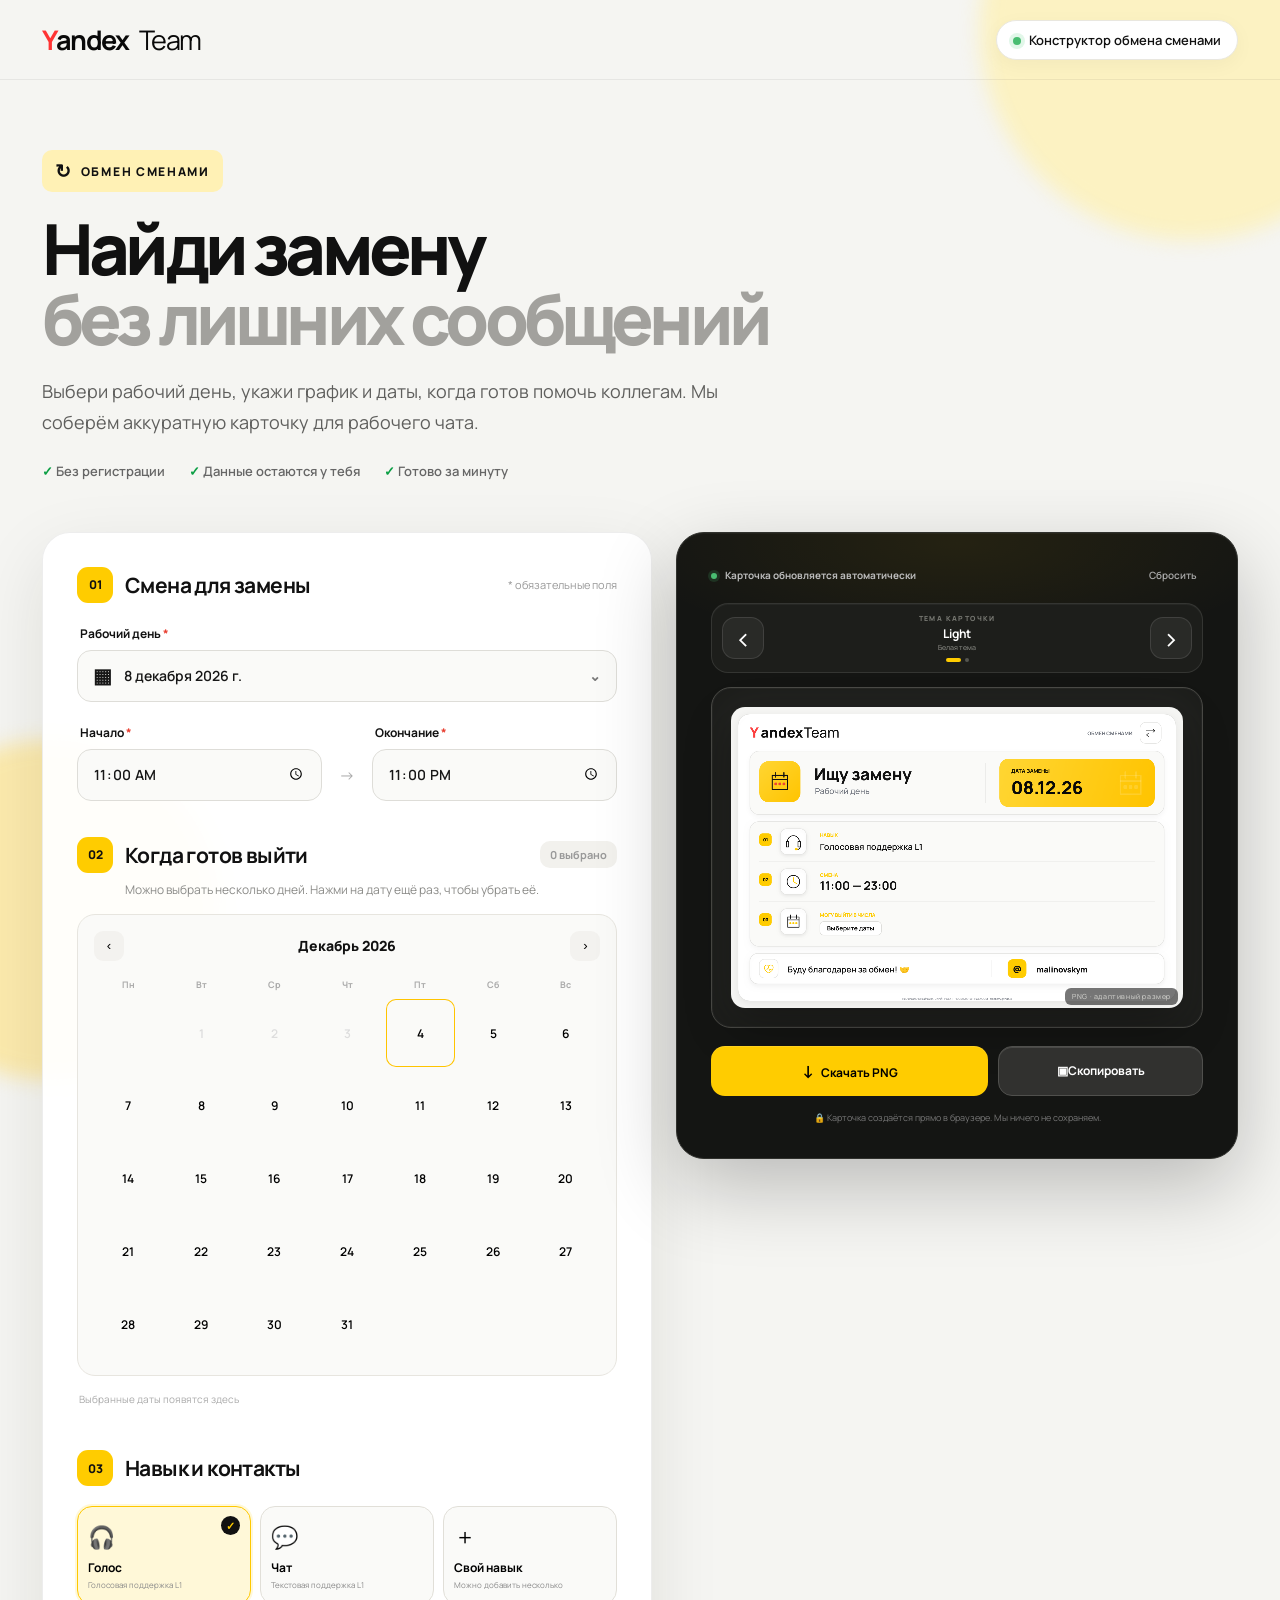
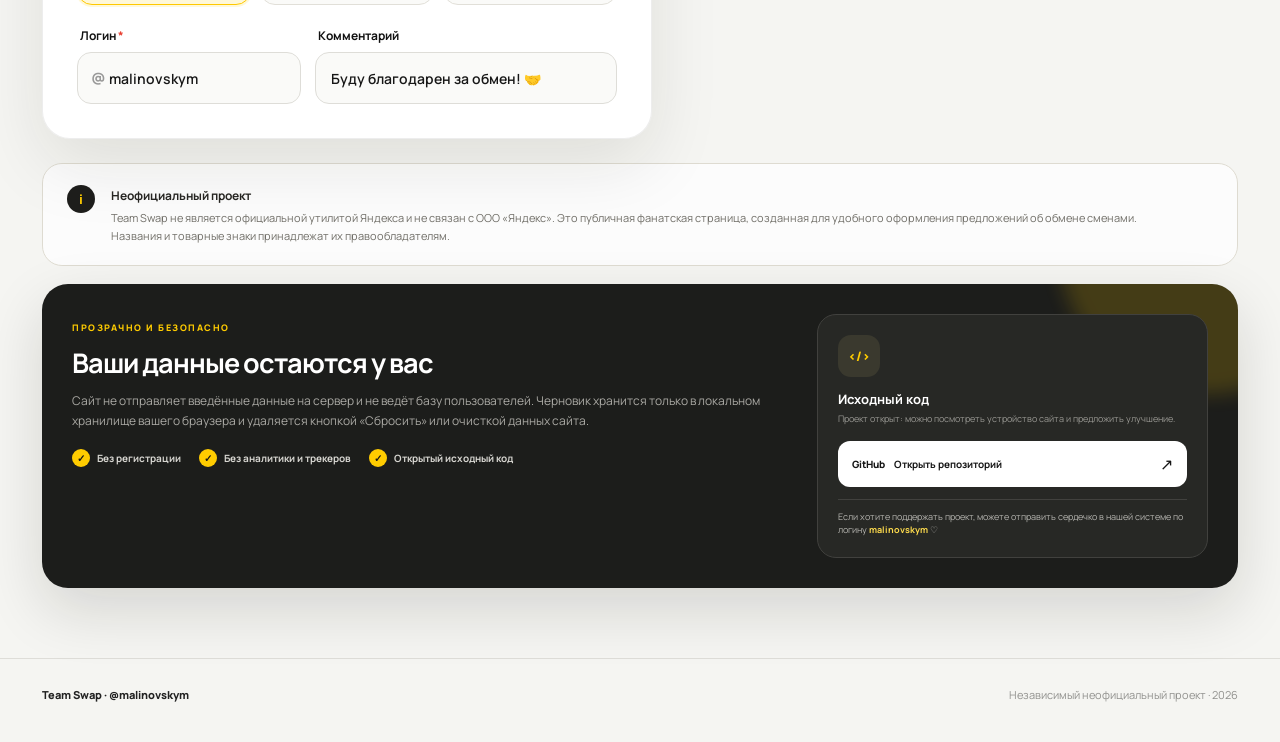
<file: index.html>
<!doctype html>
<html lang="ru">
<head>
  <meta charset="UTF-8">
  <meta name="viewport" content="width=device-width, initial-scale=1.0">
  <meta name="theme-color" content="#ffcc00">
  <meta name="description" content="Конструктор карточек для обмена сменами команды поддержки">
  <title>Team Swap — обмен сменами</title>
  <link rel="preconnect" href="https://fonts.googleapis.com">
  <link rel="preconnect" href="https://fonts.gstatic.com" crossorigin>
  <link href="https://fonts.googleapis.com/css2?family=Manrope:wght@400;500;600;700;800&display=swap" rel="stylesheet">
  <link rel="stylesheet" href="styles.css?v=20260813-14">
</head>
<body>
  <div class="ambient ambient-one"></div><div class="ambient ambient-two"></div>
  <header class="topbar">
    <a class="brand" href="#" aria-label="Team Swap — на главную"><span class="brand-y">Y</span><span>andex</span><span class="brand-light">Team</span></a>
    <div class="header-chip"><span class="status-dot"></span>Конструктор обмена сменами</div>
  </header>

  <main class="page-shell">
    <section class="intro">
      <div class="eyebrow"><span>↻</span> ОБМЕН СМЕНАМИ</div>
      <h1>Найди замену<br><span>без лишних сообщений</span></h1>
      <p>Выбери рабочий день, укажи график и даты, когда готов помочь коллегам. Мы соберём аккуратную карточку для рабочего чата.</p>
      <div class="trust-row"><span>✓ Без регистрации</span><span>✓ Данные остаются у тебя</span><span>✓ Готово за минуту</span></div>
    </section>

    <section class="workspace">
      <form class="form-card" id="swapForm" autocomplete="off">
        <div class="section-head"><div><span class="step">01</span><h2>Смена для замены</h2></div><span class="required-note">* обязательные поля</span></div>
        <div class="field">
          <label>Рабочий день <b>*</b></label>
          <button class="date-input" type="button" id="replaceDateButton"><span class="mini-icon">▦</span><span id="replaceDateText">Выберите дату</span><span class="chevron">⌄</span></button>
          <div class="calendar-popover" id="replaceCalendar" hidden></div>
        </div>
        <div class="field-row">
          <div class="field"><label for="startTime">Начало <b>*</b></label><input type="time" id="startTime" value="11:00" required></div>
          <div class="time-divider">→</div>
          <div class="field"><label for="endTime">Окончание <b>*</b></label><input type="time" id="endTime" value="23:00" required></div>
        </div>

        <div class="section-head spaced"><div><span class="step">02</span><h2>Когда готов выйти</h2></div><span class="counter" id="dateCounter">0 выбрано</span></div>
        <p class="section-copy">Можно выбрать несколько дней. Нажми на дату ещё раз, чтобы убрать её.</p>
        <div class="inline-calendar" id="availableCalendar"></div>
        <div class="selected-date-list" id="selectedDateList" aria-live="polite"></div>

        <div class="section-head spaced"><div><span class="step">03</span><h2>Навык и контакты</h2></div></div>
        <div class="skill-options" id="skillOptions">
          <button type="button" class="skill-option active" data-skill="Голосовая поддержка L1"><span>🎧</span><b>Голос</b><small>Голосовая поддержка L1</small></button>
          <button type="button" class="skill-option" data-skill="Поддержка в чате L1"><span>💬</span><b>Чат</b><small>Текстовая поддержка L1</small></button>
          <button type="button" class="skill-option" id="customSkillButton"><span>＋</span><b>Свой навык</b><small>Можно добавить несколько</small></button>
        </div>
        <div class="field custom-skill-wrap" id="customSkillWrap" hidden>
          <label for="customSkill">Добавить свой навык</label>
          <div class="custom-skill-entry"><input id="customSkill" maxlength="36" placeholder="Например, Биллинг L2"><button id="addCustomSkill" type="button">Добавить</button></div>
          <div class="custom-skill-list" id="customSkillList"></div>
        </div>
        <div class="field-row two-cols">
          <div class="field"><label for="username">Логин <b>*</b></label><div class="input-prefix"><span>@</span><input id="username" value="malinovskym" maxlength="24" required></div></div>
          <div class="field"><label for="note">Комментарий</label><input id="note" value="Буду благодарен за обмен! 🤝" maxlength="52"></div>
        </div>
      </form>

      <aside class="preview-panel">
        <div class="preview-head"><div><span class="live-dot"></span><b>Карточка обновляется автоматически</b></div><button id="resetButton" class="text-button" type="button">Сбросить</button></div>
        <div class="style-switcher" aria-label="Стиль карточки">
          <button class="style-arrow" id="previousStyle" type="button" aria-label="Предыдущий стиль">‹</button>
          <div class="style-info"><span>ТЕМА КАРТОЧКИ</span><strong id="styleName">Light</strong><small id="styleDescription">Белая тема</small><div class="style-dots" id="styleDots" aria-hidden="true"></div></div>
          <button class="style-arrow" id="nextStyle" type="button" aria-label="Следующий стиль">›</button>
        </div>
        <div class="card-stage"><canvas id="cardCanvas" width="1200" height="760" aria-label="Предпросмотр карточки обмена сменой"></canvas></div>
        <div class="actions">
          <button class="primary-button" id="downloadButton" type="button"><span>↓</span>Скачать PNG</button>
          <button class="secondary-button" id="copyButton" type="button"><span>▣</span>Скопировать</button>
        </div>
        <p class="privacy">🔒 Карточка создаётся прямо в браузере. Мы ничего не сохраняем.</p>
      </aside>
    </section>

    <section class="disclaimer" aria-label="Правовая информация">
      <span class="disclaimer-mark">i</span>
      <div>
        <strong>Неофициальный проект</strong>
        <p>Team Swap не является официальной утилитой Яндекса и не связан с ООО «Яндекс». Это публичная фанатская страница, созданная для удобного оформления предложений об обмене сменами. Названия и товарные знаки принадлежат их правообладателям.</p>
      </div>
    </section>

    <section class="trust-panel" aria-label="Безопасность и исходный код">
      <div class="trust-copy">
        <span class="trust-kicker">ПРОЗРАЧНО И БЕЗОПАСНО</span>
        <h2>Ваши данные остаются у вас</h2>
        <p>Сайт не отправляет введённые данные на сервер и не ведёт базу пользователей. Черновик хранится только в локальном хранилище вашего браузера и удаляется кнопкой «Сбросить» или очисткой данных сайта.</p>
        <div class="security-points">
          <span><i>✓</i> Без регистрации</span>
          <span><i>✓</i> Без аналитики и трекеров</span>
          <span><i>✓</i> Открытый исходный код</span>
        </div>
      </div>
      <div class="support-card">
        <span class="support-code">&lt;/&gt;</span>
        <div><strong>Исходный код</strong><p>Проект открыт: можно посмотреть устройство сайта и предложить улучшение.</p></div>
        <a class="github-button" href="https://github.com/BredBerry/bredberry.github.io" target="_blank" rel="noopener noreferrer" aria-label="Открыть репозиторий Team Swap на GitHub"><span>GitHub</span><b>Открыть репозиторий</b><i>↗</i></a>
        <p class="heart-note">Если хотите поддержать проект, можете отправить сердечко в нашей системе по логину <b>malinovskym</b> ♡</p>
      </div>
    </section>
  </main>
  <div class="toast" id="toast" role="status" aria-live="polite"></div>
  <footer><span>Team Swap · @malinovskym</span><span>Независимый неофициальный проект · 2026</span></footer>
  <script src="app.js?v=20260815-local1"></script>
</body>
</html>
</file>
<file: styles.css>
:root{--yellow:#ffcc00;--yellow-deep:#ffb800;--ink:#111;--muted:#6f6f6f;--line:#e8e6df;--paper:#fff;--bg:#f5f5f2;--shadow:0 24px 70px rgba(33,28,8,.1)}
*{box-sizing:border-box}html{scroll-behavior:smooth}body{margin:0;background:var(--bg);color:var(--ink);font-family:Manrope,Arial,sans-serif;min-height:100vh;overflow-x:hidden}.ambient{position:fixed;border-radius:50%;filter:blur(10px);z-index:-1;opacity:.65}.ambient-one{width:420px;height:420px;background:#fff0a8;top:-180px;right:-120px}.ambient-two{width:340px;height:340px;background:#ffe488;bottom:-180px;left:-120px}.topbar{height:80px;display:flex;align-items:center;justify-content:space-between;max-width:1440px;margin:auto;padding:0 42px;border-bottom:1px solid rgba(0,0,0,.06)}.brand{font-size:27px;font-weight:700;letter-spacing:-1.4px;color:#090909;text-decoration:none}.brand-y{color:#f33}.brand-light{font-weight:400;margin-left:10px}.header-chip{font-size:13px;font-weight:600;background:white;border:1px solid #e9e7df;border-radius:30px;padding:10px 16px;box-shadow:0 5px 20px rgba(0,0,0,.04)}.status-dot,.live-dot{display:inline-block;width:8px;height:8px;border-radius:50%;background:#49bd71;margin-right:8px;box-shadow:0 0 0 4px #e2f7e9}.page-shell{max-width:1440px;margin:auto;padding:70px 42px 50px}.intro{max-width:850px;margin-bottom:52px}.eyebrow{display:inline-flex;gap:8px;align-items:center;font-size:12px;font-weight:800;letter-spacing:1.7px;background:#fff1b5;padding:8px 13px;border-radius:10px}.eyebrow span{font-size:19px}.intro h1{font-size:clamp(44px,5.5vw,80px);line-height:.99;letter-spacing:-4.8px;margin:22px 0 23px;font-weight:800}.intro h1 span{color:#a2a19d}.intro p{font-size:18px;line-height:1.7;color:#5f5f5d;max-width:700px;margin:0}.trust-row{display:flex;gap:24px;margin-top:24px;color:#666;font-size:13px;font-weight:600}.trust-row span::first-letter{color:#0a9e43}.workspace{display:grid;grid-template-columns:minmax(520px,1fr) minmax(480px,.92fr);gap:24px;align-items:start}.form-card,.preview-panel{background:rgba(255,255,255,.94);border:1px solid rgba(0,0,0,.07);border-radius:28px;padding:34px;box-shadow:var(--shadow)}.section-head{display:flex;justify-content:space-between;align-items:center}.section-head>div{display:flex;align-items:center;gap:12px}.step{display:grid;place-items:center;width:36px;height:36px;background:var(--yellow);font-size:12px;font-weight:800;border-radius:11px}.section-head h2{font-size:21px;letter-spacing:-.6px;margin:0}.required-note,.counter{color:#999;font-size:11px}.counter{background:#f2f1ed;padding:6px 10px;border-radius:10px;font-weight:700}.spaced{margin-top:36px}.section-copy{font-size:12px;color:#8b8b88;margin:8px 0 16px 48px}.field{position:relative;margin-top:22px;min-width:0}.field label{font-size:12px;font-weight:700;display:block;margin:0 0 8px 3px}.field label b{color:#e83d2f}.date-input,input{width:100%;height:52px;border:1px solid #deddd8;background:#fafaf8;border-radius:14px;color:#171717;font:600 14px Manrope;padding:0 15px;outline:none;transition:.2s}.date-input{display:flex;align-items:center;gap:12px;cursor:pointer;text-align:left}.date-input:hover,input:hover{border-color:#c3c1b9}.date-input:focus,input:focus{border-color:#f2b900;box-shadow:0 0 0 3px rgba(255,204,0,.18)}.mini-icon{font-size:20px}.chevron{margin-left:auto;color:#777}.field-row{display:grid;grid-template-columns:1fr 30px 1fr;gap:10px;align-items:end}.two-cols{grid-template-columns:.85fr 1.15fr;gap:14px}.time-divider{height:52px;display:grid;place-items:center;color:#aaa}.calendar-popover{position:absolute;z-index:8;top:87px;left:0;width:310px;background:white;padding:16px;border-radius:18px;border:1px solid #e5e3dc;box-shadow:0 20px 50px rgba(0,0,0,.16)}.calendar-header{display:flex;justify-content:space-between;align-items:center;margin-bottom:13px}.calendar-title{font-size:14px;font-weight:800;text-transform:capitalize}.calendar-nav{border:0;background:#f3f2ef;width:30px;height:30px;border-radius:9px;cursor:pointer}.calendar-grid{display:grid;grid-template-columns:repeat(7,1fr);gap:4px}.weekday{text-align:center;color:#aaa;font-size:9px;font-weight:700;padding:4px}.day{aspect-ratio:1;border:0;border-radius:10px;background:transparent;font:600 11px Manrope;cursor:pointer}.day:hover{background:#fff0a8}.day.outside{color:#ccc}.day.today{box-shadow:inset 0 0 0 1px #ffc400}.day.selected{background:var(--yellow);color:#111;font-weight:800}.day.disabled{color:#ddd;cursor:not-allowed}.inline-calendar{background:#fafaf8;border:1px solid #e7e5df;border-radius:18px;padding:16px}.inline-calendar .day{font-size:12px}.skill-options{display:grid;grid-template-columns:repeat(3,1fr);gap:9px;margin-top:20px}.skill-option{border:1px solid #e1dfd8;background:#fafaf8;border-radius:15px;padding:14px 10px;text-align:left;cursor:pointer;font-family:inherit;transition:.2s}.skill-option:hover{transform:translateY(-2px);border-color:#c6c3b8}.skill-option.active{background:#fff8d8;border-color:#ffc800;box-shadow:0 0 0 2px rgba(255,204,0,.15)}.skill-option span{font-size:22px;display:block;margin-bottom:7px}.skill-option b,.skill-option small{display:block}.skill-option b{font-size:12px}.skill-option small{font-size:8px;color:#888;margin-top:3px}.custom-skill-wrap{margin-top:12px}.input-prefix{position:relative}.input-prefix span{position:absolute;left:14px;top:14px;color:#999;font-weight:700}.input-prefix input{padding-left:31px}.preview-panel{position:sticky;top:20px;background:#1b1b1b;color:white}.preview-head{display:flex;justify-content:space-between;align-items:center;font-size:10px;margin-bottom:20px;color:#bbb}.live-dot{width:6px;height:6px;box-shadow:0 0 0 3px rgba(73,189,113,.16)}.text-button{border:0;color:#aaa;background:transparent;font:600 10px Manrope;cursor:pointer}.text-button:hover{color:white}.card-stage{background:radial-gradient(circle at 50% 40%,#454542,#292927 65%);border:1px solid #4a4a46;border-radius:20px;padding:17px;box-shadow:inset 0 0 50px rgba(0,0,0,.3)}canvas{width:100%;height:auto;display:block;border-radius:14px;box-shadow:0 14px 35px rgba(0,0,0,.28)}.actions{display:grid;grid-template-columns:1.35fr 1fr;gap:10px;margin-top:18px}.actions button{height:50px;border-radius:14px;font:700 12px Manrope;cursor:pointer;transition:.2s}.actions button:hover{transform:translateY(-2px)}.primary-button{border:0;background:var(--yellow)}.primary-button span{font-size:17px;margin-right:7px}.secondary-button{background:#31312f;color:white;border:1px solid #50504d}.privacy{text-align:center;color:#777;font-size:9px;margin:15px 0 0}footer{max-width:1440px;margin:20px auto 0;padding:28px 42px 40px;border-top:1px solid #deddd8;display:flex;justify-content:space-between;color:#91918e;font-size:11px}footer span:first-child{color:#222;font-weight:800}.toast{position:fixed;z-index:20;left:50%;bottom:28px;transform:translate(-50%,100px);background:#171717;color:white;border-radius:12px;padding:12px 18px;font-size:12px;opacity:0;transition:.25s;box-shadow:0 12px 30px rgba(0,0,0,.25)}.toast.show{transform:translate(-50%,0);opacity:1}
@media(max-width:1000px){.workspace{grid-template-columns:1fr}.preview-panel{position:relative;top:auto}.page-shell{padding-top:48px}.intro h1{letter-spacing:-3px}}
@media(max-width:620px){.topbar{height:66px;padding:0 18px}.header-chip{display:none}.page-shell{padding:36px 14px}.intro{margin-bottom:32px}.intro h1{font-size:43px;letter-spacing:-2.8px}.intro p{font-size:15px}.trust-row{flex-direction:column;gap:7px}.form-card,.preview-panel{padding:19px;border-radius:21px}.required-note{display:none}.field-row.two-cols{grid-template-columns:1fr}.skill-options{grid-template-columns:1fr 1fr}.skill-option:last-child{grid-column:1/-1}.section-copy{margin-left:0}.calendar-popover{width:100%}.actions{grid-template-columns:1fr}footer{padding:24px 18px;flex-direction:column;gap:8px}}
@media(prefers-reduced-motion:reduce){*{scroll-behavior:auto!important;transition:none!important}}
.skill-option{position:relative}.skill-option.active:after{content:'✓';position:absolute;right:10px;top:9px;width:19px;height:19px;display:grid;place-items:center;border-radius:50%;background:#111;color:#ffcc00;font-size:11px;font-weight:900}.custom-skill-entry{display:grid;grid-template-columns:1fr auto;gap:8px}.custom-skill-entry button{border:0;border-radius:13px;padding:0 16px;background:#171717;color:#fff;font:700 11px Manrope;cursor:pointer}.custom-skill-list{display:flex;flex-wrap:wrap;gap:7px;margin-top:10px}.custom-skill-tag{border:1px solid #ffc400;background:#fff8d8;border-radius:20px;padding:7px 10px;font:700 10px Manrope;cursor:pointer}.custom-skill-tag:after{content:' ×';color:#9a7400}@media(max-width:620px){.custom-skill-entry{grid-template-columns:1fr}.custom-skill-entry button{height:44px}}
.selected-date-list{display:flex;flex-wrap:wrap;gap:7px;margin-top:10px;min-height:28px}.selected-date-chip{display:inline-flex;align-items:center;gap:6px;border:1px solid #dedbd1;background:#fff;border-radius:999px;padding:6px 10px;color:#54514a;font-size:10px;font-weight:700}.selected-date-chip strong{color:#111}.selected-date-empty{color:#aaa;font-size:10px;padding:6px 2px}.disclaimer{display:flex;gap:16px;align-items:flex-start;margin-top:24px;padding:21px 24px;border:1px solid #dedbd1;border-radius:20px;background:rgba(255,255,255,.72);color:#6f6d67}.disclaimer-mark{flex:0 0 28px;width:28px;height:28px;display:grid;place-items:center;border-radius:50%;background:#1d1d1b;color:#ffcc00;font-size:13px;font-weight:800}.disclaimer strong{display:block;color:#262522;font-size:12px;margin:2px 0 5px}.disclaimer p{margin:0;max-width:1050px;font-size:11px;line-height:1.6}.preview-panel{overflow:hidden}.card-stage{position:relative;background:radial-gradient(circle at 50% 25%,#53534f,#292927 68%)}.card-stage:after{content:'PNG · адаптивный размер';position:absolute;right:24px;bottom:22px;padding:4px 7px;border-radius:6px;background:rgba(20,20,20,.58);color:#d7d7d2;font-size:7px;letter-spacing:.6px;pointer-events:none}@media(max-width:620px){.disclaimer{padding:17px}.disclaimer p{font-size:10px}.selected-date-chip{font-size:9px}}
.trust-panel{display:grid;grid-template-columns:minmax(0,1.3fr) minmax(340px,.7fr);gap:18px;margin-top:18px;padding:30px;border-radius:26px;background:#1c1d1b;color:#fff;box-shadow:0 22px 60px rgba(20,20,15,.14);overflow:hidden;position:relative}.trust-panel:before{content:'';position:absolute;width:300px;height:300px;border-radius:50%;right:-120px;top:-190px;background:#ffcc00;filter:blur(10px);opacity:.18}.trust-copy,.support-card{position:relative;z-index:1}.trust-kicker{display:inline-block;color:#ffcc00;font-size:9px;font-weight:800;letter-spacing:1.5px}.trust-copy h2{margin:8px 0 10px;font-size:27px;letter-spacing:-1px}.trust-copy>p{max-width:710px;margin:0;color:#aaa9a4;font-size:12px;line-height:1.65}.security-points{display:flex;flex-wrap:wrap;gap:10px 18px;margin-top:18px;color:#d7d6d1;font-size:10px;font-weight:700}.security-points i{display:inline-grid;place-items:center;width:18px;height:18px;margin-right:5px;border-radius:50%;background:#ffcc00;color:#171717;font-style:normal;font-size:10px}.support-card{display:flex;flex-wrap:wrap;align-content:center;gap:10px 12px;padding:20px;border:1px solid #41413e;border-radius:19px;background:#272825}.support-star{width:42px;height:42px;display:grid;place-items:center;border-radius:13px;background:#3a392e;color:#ffcc00;font-size:22px}.support-card strong{font-size:13px}.support-card p{margin:3px 0 0;color:#999893;font-size:9px;line-height:1.5}.support-card p b{color:#ddd}.github-button{width:100%;display:grid;grid-template-columns:auto 1fr auto;align-items:center;gap:9px;margin-top:5px;padding:12px 14px;border-radius:12px;background:#fff;color:#161616;text-decoration:none;transition:.2s}.github-button:hover{transform:translateY(-2px);background:#ffdd53}.github-button span{font-size:10px;font-weight:800}.github-button b{font-size:10px}.github-button i{font-style:normal;font-size:16px}@media(max-width:900px){.trust-panel{grid-template-columns:1fr}}@media(max-width:620px){.trust-panel{padding:22px 18px}.trust-copy h2{font-size:23px}.security-points{flex-direction:column;gap:8px}}
.support-code{width:42px;height:42px;display:grid;place-items:center;border-radius:13px;background:#3a392e;color:#ffcc00;font:800 13px Manrope}.heart-note{width:100%;margin-top:2px!important;padding-top:10px;border-top:1px solid #41413e;color:#b6b5b0!important}.heart-note b{color:#ffdc4d!important}
.style-switcher{display:grid;grid-template-columns:42px 1fr 42px;align-items:center;gap:10px;margin:0 0 14px;padding:10px;border:1px solid #41413e;border-radius:17px;background:linear-gradient(145deg,#252624,#1d1e1c)}.style-arrow{width:42px;height:42px;border:1px solid #4b4c49;border-radius:13px;background:#30312f;color:#fff;font:400 28px/1 Manrope;cursor:pointer;transition:.2s}.style-arrow:hover{transform:translateY(-1px);border-color:#ffcc00;color:#ffcc00;background:#363733}.style-arrow:active{transform:scale(.96)}.style-info{text-align:center;min-width:0}.style-info>span{display:block;color:#777872;font-size:7px;font-weight:800;letter-spacing:1.4px}.style-info strong{display:block;margin-top:2px;color:#fff;font-size:12px;letter-spacing:-.2px}.style-info small{display:block;margin-top:1px;color:#93948e;font-size:7px;white-space:nowrap;overflow:hidden;text-overflow:ellipsis}.style-dots{display:flex;justify-content:center;gap:4px;margin-top:6px}.style-dot{width:4px;height:4px;border-radius:50%;background:#555650;transition:.2s}.style-dot.active{width:15px;border-radius:4px;background:#ffcc00}.card-stage{transition:background .35s ease}.preview-panel[data-card-style="food"] .card-stage{background:radial-gradient(circle at 30% 20%,#6b3328,#2a2421 70%)}.preview-panel[data-card-style="studio"] .card-stage{background:radial-gradient(circle at 50% 20%,#44464b,#18191c 72%)}@media(max-width:620px){.style-switcher{grid-template-columns:38px 1fr 38px}.style-arrow{width:38px;height:38px}.style-info small{max-width:190px;margin-inline:auto}}

/* Stable preview surface with restrained lighting. */
.preview-panel{background:#141513;border-color:#30312d;box-shadow:0 28px 80px rgba(0,0,0,.24),inset 0 1px rgba(255,255,255,.04)}.preview-panel:before{content:'';position:absolute;inset:-100px -60px auto;height:220px;background:radial-gradient(ellipse at center,rgba(255,204,0,.07),transparent 70%);pointer-events:none}.preview-head,.style-switcher,.card-stage,.actions,.privacy{position:relative;z-index:1}.style-switcher{border-color:rgba(255,255,255,.10);background:#1d1e1b;box-shadow:inset 0 1px rgba(255,255,255,.04)}.style-arrow{border-color:rgba(255,255,255,.11);background:#292a27;box-shadow:none}.card-stage{padding:19px;background:#242522;box-shadow:inset 0 0 0 1px rgba(255,255,255,.03),inset 0 0 45px rgba(0,0,0,.28)}canvas{box-shadow:0 18px 46px rgba(0,0,0,.32);transition:none}.actions button{box-shadow:inset 0 1px rgba(255,255,255,.12)}.primary-button{background:#ffcc00}
</file>
